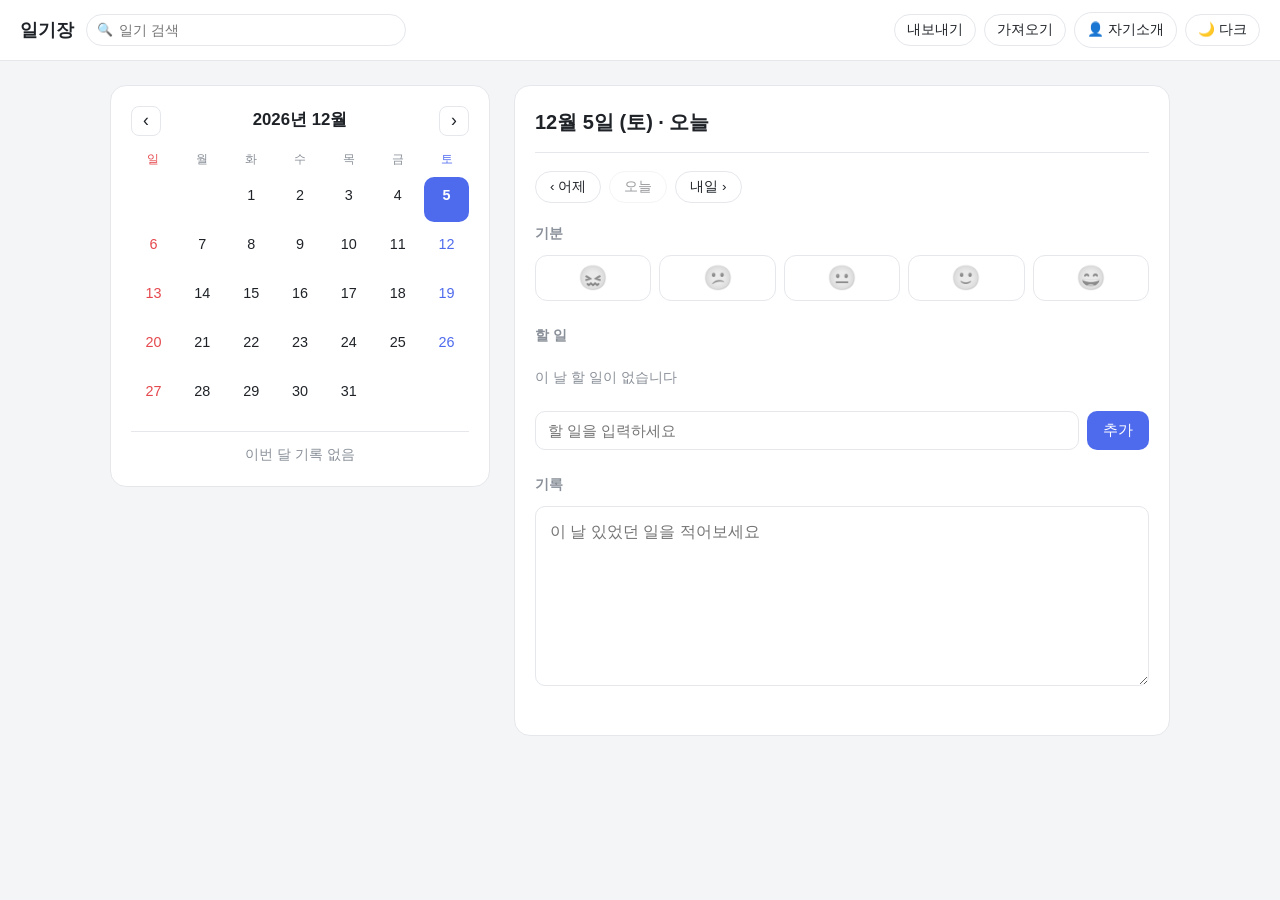
<file: todo/index.html>
<!DOCTYPE html>
<html lang="ko">
<head>
<meta charset="UTF-8">
<meta name="viewport" content="width=device-width, initial-scale=1.0">
<title>일기장</title>
<script>
  // 화면이 그려지기 전에 저장된 모드를 먼저 적용해서, 새로고침 때 밝은 화면이 번쩍이지 않게 함.
  // 외부 파일로 빼면 로드가 늦어 번쩍임이 되살아나므로 여기 인라인으로 둔다
  try {
    var saved = localStorage.getItem('theme');
    if (saved) document.documentElement.dataset.theme = saved;
  } catch (e) {}
</script>
<link rel="stylesheet" href="css/theme.css">
<link rel="stylesheet" href="css/app.css">
</head>
<body>
  <header class="topbar">
    <h1>일기장</h1>
    <div class="search-box">
      <input type="search" id="q" placeholder="일기 검색" autocomplete="off" aria-label="일기 검색">
      <button type="button" class="clear" id="qClear" aria-label="검색 지우기" hidden>×</button>
    </div>
    <div class="spacer"></div>
    <div class="actions">
      <button type="button" class="pill" id="exportBtn">내보내기</button>
      <button type="button" class="pill" id="importBtn">가져오기</button>
      <input type="file" id="importFile" accept="application/json,.json" hidden>
      <a class="pill" href="about.html">👤 자기소개</a>
      <button type="button" class="pill" id="themeToggle" aria-label="다크 모드 전환"></button>
    </div>
  </header>

  <p class="banner" id="banner" hidden></p>

  <main class="layout">
    <section class="pane">
      <div id="calendar"></div>
      <div id="searchResults" hidden></div>
    </section>
    <section class="pane" id="detail"></section>
  </main>

<!-- 평범한 script 태그를 쓴다. type="module"은 file://에서 CORS로 막혀
     파일을 더블클릭해 여는 방식이 깨지기 때문.
     순서가 곧 의존 방향이다 — 뒤가 앞을 쓴다. -->
<script src="js/theme.js"></script>
<script src="js/dates.js"></script>
<script src="js/mood.js"></script>
<script src="js/store.js"></script>
<script src="js/calendar.js"></script>
<script src="js/search.js"></script>
<script src="js/app.js"></script>
</body>
</html>
</file>
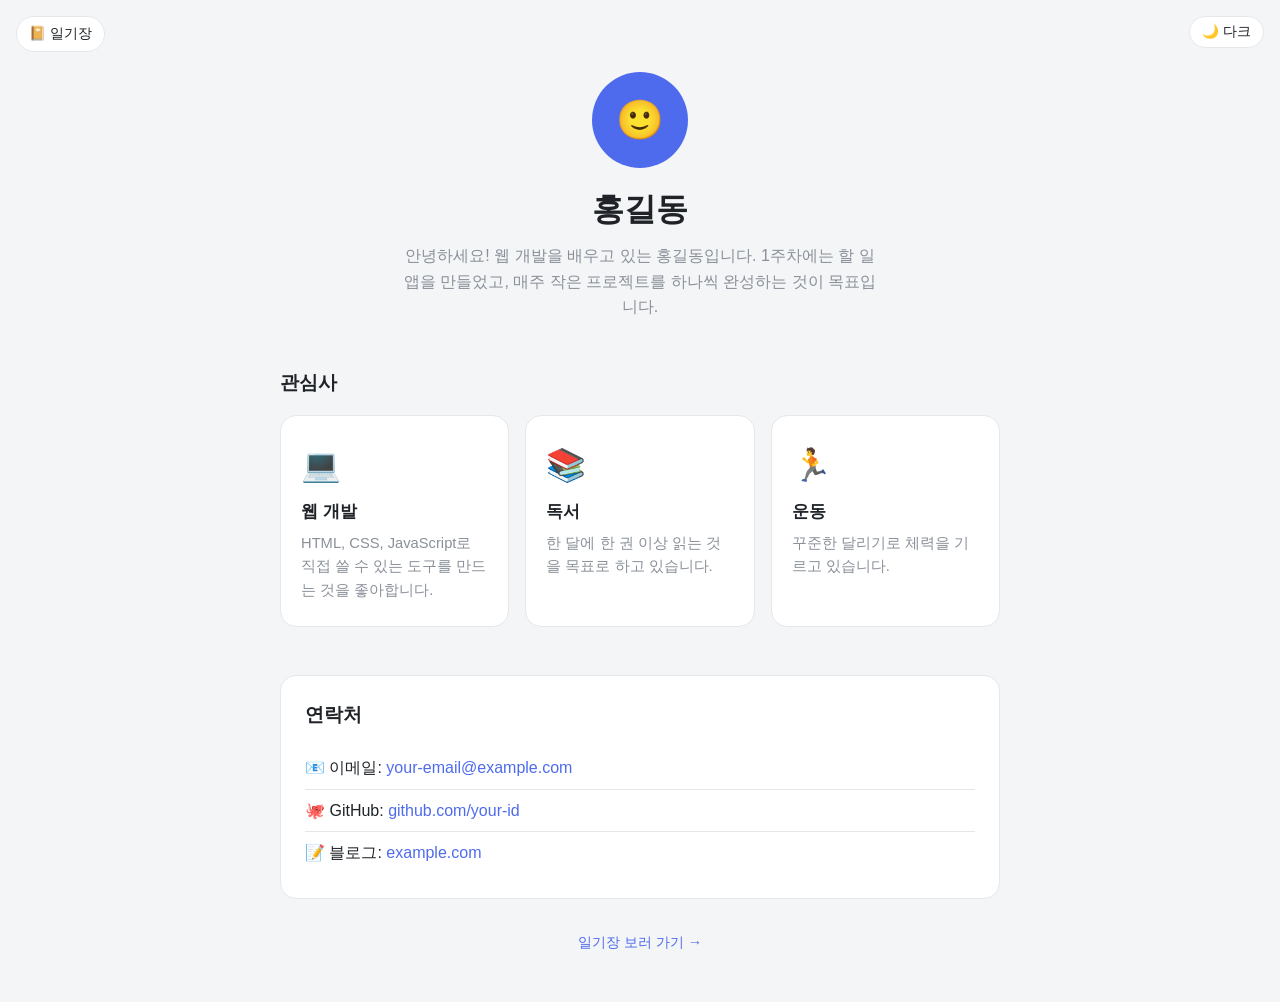
<file: todo/about.html>
<!DOCTYPE html>
<html lang="ko">
<head>
<meta charset="UTF-8">
<meta name="viewport" content="width=device-width, initial-scale=1.0">
<title>자기소개</title>
<script>
  // 일기장과 같은 'theme' 값을 써서, 한쪽에서 고른 모드가 여기서도 유지됨
  try {
    var saved = localStorage.getItem('theme');
    if (saved) document.documentElement.dataset.theme = saved;
  } catch (e) {}
</script>
<link rel="stylesheet" href="css/theme.css">
<style>
  /* 색은 theme.css의 변수만 쓴다. 이 파일에서 색을 새로 정의하지 않는다 */
  body { padding: 72px 16px 48px; }
  .container { max-width: 720px; margin: 0 auto; }

  /* 상단 고정 버튼 — 모양은 theme.css의 .pill이 맡고 위치만 여기서 정한다 */
  .nav-link, .theme-toggle { position: fixed; top: 16px; z-index: 10; }
  .nav-link { left: 16px; }
  .theme-toggle { right: 16px; }

  /* 상단: 이름과 소개 */
  .hero { text-align: center; margin-bottom: 48px; }
  .avatar {
    width: 96px;
    height: 96px;
    margin: 0 auto 16px;
    border-radius: 50%;
    background: var(--accent);
    color: #fff;
    display: flex;
    align-items: center;
    justify-content: center;
    font-size: 2.4rem;
  }
  .hero h1 { margin: 0 0 8px; font-size: 2rem; }
  .hero p { margin: 0 auto; max-width: 480px; color: var(--muted); }

  /* 중간: 관심사 카드 3개 */
  section h2 { font-size: 1.2rem; margin: 0 0 16px; }
  .cards {
    display: grid;
    grid-template-columns: repeat(3, 1fr);
    gap: 16px;
    margin-bottom: 48px;
  }
  .card {
    background: var(--card);
    border: 1px solid var(--line);
    border-radius: 16px;
    padding: 24px 20px;
    transition: transform 0.2s, border-color 0.2s;
  }
  .card:hover { transform: translateY(-4px); border-color: var(--accent); }
  .card .icon { font-size: 2rem; margin-bottom: 8px; }
  .card h3 { margin: 0 0 6px; font-size: 1.05rem; }
  .card p { margin: 0; color: var(--muted); font-size: 0.92rem; }

  /* 하단: 연락처 */
  .contact {
    background: var(--card);
    border: 1px solid var(--line);
    border-radius: 16px;
    padding: 24px;
  }
  .contact ul { list-style: none; margin: 0; padding: 0; }
  .contact li { padding: 8px 0; border-bottom: 1px solid var(--line); }
  .contact li:last-child { border-bottom: none; }
  .contact a { color: var(--accent); text-decoration: none; }
  .contact a:hover { text-decoration: underline; }

  footer { text-align: center; font-size: 0.9rem; margin-top: 32px; }
  footer a { color: var(--accent); text-decoration: none; }
  footer a:hover { text-decoration: underline; }

  /* 휴대폰처럼 좁은 화면에서는 카드를 한 줄에 하나씩 */
  @media (max-width: 600px) {
    .cards { grid-template-columns: 1fr; }
  }
</style>
</head>
<body>
  <a class="pill nav-link" href="index.html">📔 일기장</a>
  <button type="button" class="pill theme-toggle" id="themeToggle" aria-label="다크 모드 전환"></button>

  <main class="container">
    <!-- 상단: 이름과 소개 (내용을 본인 것으로 바꾸세요) -->
    <header class="hero">
      <div class="avatar">🙂</div>
      <h1>홍길동</h1>
      <p>안녕하세요! 웹 개발을 배우고 있는 홍길동입니다. 1주차에는 할 일 앱을 만들었고, 매주 작은 프로젝트를 하나씩 완성하는 것이 목표입니다.</p>
    </header>

    <!-- 중간: 관심사 카드 3개 -->
    <section>
      <h2>관심사</h2>
      <div class="cards">
        <div class="card">
          <div class="icon">💻</div>
          <h3>웹 개발</h3>
          <p>HTML, CSS, JavaScript로 직접 쓸 수 있는 도구를 만드는 것을 좋아합니다.</p>
        </div>
        <div class="card">
          <div class="icon">📚</div>
          <h3>독서</h3>
          <p>한 달에 한 권 이상 읽는 것을 목표로 하고 있습니다.</p>
        </div>
        <div class="card">
          <div class="icon">🏃</div>
          <h3>운동</h3>
          <p>꾸준한 달리기로 체력을 기르고 있습니다.</p>
        </div>
      </div>
    </section>

    <!-- 하단: 연락처 -->
    <section class="contact">
      <h2>연락처</h2>
      <ul>
        <li>📧 이메일: <a href="mailto:your-email@example.com">your-email@example.com</a></li>
        <li>🐙 GitHub: <a href="https://github.com/your-id" target="_blank" rel="noopener">github.com/your-id</a></li>
        <li>📝 블로그: <a href="https://example.com" target="_blank" rel="noopener">example.com</a></li>
      </ul>
    </section>

    <footer>
      <a href="index.html">일기장 보러 가기 →</a>
    </footer>
  </main>

<script src="js/theme.js"></script>
<script>
  Theme.init(document.getElementById('themeToggle'));
</script>
</body>
</html>
</file>
<file: todo/css/theme.css>
/* 두 페이지가 공유하는 색·기본 타이포.
   색은 반드시 아래 세 블록 모두에 선언한다:
   :root(라이트) / @media 안의 :root:not([data-theme="light"]) / :root[data-theme="dark"]
   가운데 블록의 :not()은 "직접 고른 라이트가 OS 다크보다 우선"을 만든다. */
:root {
  --bg: #f4f5f7;
  --card: #ffffff;
  --text: #1f2328;
  --muted: #8a9099;
  --line: #e5e7eb;
  --accent: #4f6bed;
  --danger: #e5484d;
  --mood-1: #e5484d;
  --mood-2: #e07b39;
  --mood-3: #8a9099;
  --mood-4: #4f9d69;
  --mood-5: #4f6bed;
  /* 달력 셀에 기분 색을 얼마나 옅게 깔지. 다크에서는 더 진해야 보인다 */
  --mood-fill: 20%;
}

/* 눈이 편하도록 완전한 검정/흰색 대신 부드러운 회색 톤 사용 */
@media (prefers-color-scheme: dark) {
  :root:not([data-theme="light"]) {
    color-scheme: dark; /* 체크박스·스크롤바 같은 기본 부품도 어둡게 */
    --bg: #1a1c20;
    --card: #23262b;
    --text: #d7dade;
    --muted: #868b93;
    --line: #33373d;
    --accent: #8a9cf0;
    --danger: #f07a7d;
    --mood-1: #f07a7d;
    --mood-2: #eb9a66;
    --mood-3: #868b93;
    --mood-4: #74b98c;
    --mood-5: #8a9cf0;
    --mood-fill: 30%;
  }
}

:root[data-theme="dark"] {
  color-scheme: dark;
  --bg: #1a1c20;
  --card: #23262b;
  --text: #d7dade;
  --muted: #868b93;
  --line: #33373d;
  --accent: #8a9cf0;
  --danger: #f07a7d;
  --mood-1: #f07a7d;
  --mood-2: #eb9a66;
  --mood-3: #868b93;
  --mood-4: #74b98c;
  --mood-5: #8a9cf0;
  --mood-fill: 30%;
}

* { box-sizing: border-box; }

body {
  margin: 0;
  min-height: 100vh;
  background: var(--bg);
  color: var(--text);
  font-family: -apple-system, BlinkMacSystemFont, "Segoe UI", "Malgun Gothic", "Apple SD Gothic Neo", sans-serif;
  line-height: 1.6;
  transition: background-color 0.25s, color 0.25s;
}

/* 위쪽 고정 알약 버튼 — 두 페이지가 같은 모양을 쓴다 */
.pill {
  border: 1px solid var(--line);
  background: var(--card);
  color: var(--text);
  border-radius: 999px;
  padding: 6px 12px;
  font-size: 0.85rem;
  font-family: inherit; /* 버튼은 기본값이 브라우저 폰트라 따로 맞춰줘야 함 */
  text-decoration: none;
  white-space: nowrap;
  cursor: pointer;
  transition: border-color 0.2s;
}
.pill:hover { border-color: var(--accent); }
</file>
<file: todo/css/app.css>
/* 다이어리 화면. 색은 theme.css의 변수만 쓴다 — 여기서 색을 새로 정의하지 않는다. */

.topbar {
  display: flex;
  align-items: center;
  gap: 12px;
  padding: 12px 20px;
  border-bottom: 1px solid var(--line);
  background: var(--card);
  position: sticky;
  top: 0;
  z-index: 10;
  flex-wrap: wrap;
}
.topbar h1 { margin: 0; font-size: 1.1rem; white-space: nowrap; }
.topbar .spacer { flex: 1; }
.topbar .actions { display: flex; gap: 8px; align-items: center; }

.search-box { position: relative; flex: 1; max-width: 320px; min-width: 160px; }
.search-box input {
  width: 100%;
  padding: 7px 30px 7px 32px;
  font-size: 0.9rem;
  font-family: inherit;
  border: 1px solid var(--line);
  border-radius: 999px;
  background: transparent;
  color: var(--text);
  outline: none;
}
.search-box input:focus { border-color: var(--accent); }
/* 브라우저가 type="search"에 붙여 주는 기본 지우기 버튼을 숨긴다.
   우리가 만든 버튼과 겹쳐 ×가 두 개로 보이기 때문 */
.search-box input::-webkit-search-cancel-button,
.search-box input::-webkit-search-decoration { -webkit-appearance: none; appearance: none; }
.search-box::before {
  content: '🔍';
  position: absolute;
  left: 11px;
  top: 50%;
  transform: translateY(-50%);
  font-size: 0.8rem;
  pointer-events: none;
}
.search-box .clear {
  position: absolute;
  right: 6px;
  top: 50%;
  transform: translateY(-50%);
  border: none;
  background: none;
  color: var(--muted);
  font-size: 1.1rem;
  cursor: pointer;
  line-height: 1;
  padding: 2px 6px;
}
.search-box .clear:hover { color: var(--danger); }

.banner {
  margin: 0;
  padding: 10px 20px;
  background: var(--danger);
  color: #fff;
  font-size: 0.9rem;
}
.banner.ok { background: var(--accent); }

/* 왼쪽 달력 + 오른쪽 상세. 좁아지면 위아래로 쌓는다 */
.layout {
  display: grid;
  grid-template-columns: minmax(320px, 380px) 1fr;
  gap: 24px;
  max-width: 1100px;
  margin: 0 auto;
  padding: 24px 20px 48px;
  align-items: start;
}
@media (max-width: 900px) {
  .layout { grid-template-columns: 1fr; }
}

.pane {
  background: var(--card);
  border: 1px solid var(--line);
  border-radius: 16px;
  padding: 20px;
}

/* ───────── 달력 ───────── */

.cal-head {
  display: flex;
  align-items: center;
  gap: 6px;
  margin-bottom: 14px;
}
.cal-title { margin: 0; font-size: 1.05rem; flex: 1; text-align: center; }
.cal-nav {
  border: 1px solid var(--line);
  background: transparent;
  color: var(--text);
  border-radius: 8px;
  width: 30px;
  height: 30px;
  font-size: 1.1rem;
  line-height: 1;
  cursor: pointer;
  flex-shrink: 0;
}
.cal-nav:hover { border-color: var(--accent); }

.cal-grid {
  display: grid;
  grid-template-columns: repeat(7, 1fr);
  gap: 4px;
}
.cal-dow {
  text-align: center;
  font-size: 0.75rem;
  color: var(--muted);
  padding-bottom: 4px;
}
.cal-dow.sun, .cal-cell.sun .cal-num { color: var(--danger); }
.cal-dow.sat, .cal-cell.sat .cal-num { color: var(--accent); }

.cal-cell {
  position: relative;
  aspect-ratio: 1;
  border: 1px solid transparent;
  border-radius: 10px;
  background: transparent;
  color: var(--text);
  font-family: inherit;
  cursor: pointer;
  display: flex;
  flex-direction: column;
  align-items: center;
  justify-content: center;
  gap: 3px;
  padding: 0;
  transition: background-color 0.15s, border-color 0.15s;
}
.cal-cell.empty { cursor: default; }
.cal-cell:not(.empty):hover { border-color: var(--accent); }
.cal-num { font-size: 0.9rem; line-height: 1; }

/* 기분이 있는 날만 색을 깐다. 글자가 묻히지 않게 아주 옅게 섞는다 */
.cal-cell.has-mood {
  background: color-mix(in srgb, var(--cell-mood) var(--mood-fill), transparent);
}
.cal-cell.today { border-color: var(--accent); border-width: 2px; font-weight: 700; }
/* 선택은 배경을 꽉 채워 '지금 보고 있는 날'을 분명히 한다. 기분 색보다 우선 */
.cal-cell.selected, .cal-cell.selected.has-mood {
  background: var(--accent);
}
.cal-cell.selected .cal-num { color: #fff; }

.cal-marks { display: flex; gap: 3px; height: 5px; align-items: center; }
.mark { width: 5px; height: 5px; border-radius: 50%; background: var(--muted); }
.mark.todo { background: var(--accent); }
.mark.todo.done { background: var(--muted); opacity: 0.5; }
.cal-cell.selected .mark { background: #fff; }

.cal-summary {
  margin: 14px 0 0;
  padding-top: 12px;
  border-top: 1px solid var(--line);
  font-size: 0.85rem;
  color: var(--muted);
  text-align: center;
}

/* ───────── 검색 결과 ───────── */

.search-count { margin: 0 0 12px; font-size: 0.85rem; color: var(--muted); }
.search-item {
  display: block;
  width: 100%;
  text-align: left;
  border: 1px solid var(--line);
  border-radius: 10px;
  background: transparent;
  color: var(--text);
  font-family: inherit;
  font-size: 0.9rem;
  padding: 10px 12px;
  margin-bottom: 8px;
  cursor: pointer;
}
.search-item:hover { border-color: var(--accent); }
.search-date { display: block; font-weight: 600; margin-bottom: 4px; font-size: 0.85rem; }
.search-hit {
  display: block;
  color: var(--muted);
  font-size: 0.85rem;
  overflow-wrap: anywhere;
}
.search-check { margin-right: 4px; }
.search-hit mark {
  background: color-mix(in srgb, var(--accent) 30%, transparent);
  color: var(--text);
  border-radius: 3px;
  padding: 0 1px;
}

/* ───────── 오른쪽 상세 ───────── */

.detail-head {
  display: flex;
  align-items: baseline;
  gap: 10px;
  margin-bottom: 18px;
  padding-bottom: 14px;
  border-bottom: 1px solid var(--line);
}
.detail-head h2 { margin: 0; font-size: 1.25rem; flex: 1; }
.streak { font-size: 0.85rem; color: var(--muted); white-space: nowrap; }

/* 어제 / 오늘 / 내일 */
.date-nav { display: flex; gap: 8px; margin-bottom: 20px; }
.date-nav .pill { padding: 6px 14px; }
.date-nav .pill:disabled { opacity: 0.45; cursor: default; }
.date-nav .pill:disabled:hover { border-color: var(--line); }

.block { margin-bottom: 24px; }
.block:last-child { margin-bottom: 0; }
.block h3 {
  margin: 0 0 10px;
  font-size: 0.85rem;
  color: var(--muted);
  font-weight: 600;
  display: flex;
  align-items: baseline;
  gap: 8px;
}
.block h3 .count { margin-left: auto; font-weight: 400; }

.mood-row { display: flex; gap: 8px; }
.mood-btn {
  flex: 1;
  border: 1px solid var(--line);
  background: transparent;
  border-radius: 12px;
  padding: 10px 0;
  cursor: pointer;
  font-family: inherit;
  transition: border-color 0.15s, background-color 0.15s;
}
.mood-face { font-size: 1.5rem; line-height: 1; filter: grayscale(1); opacity: 0.55; transition: filter 0.15s, opacity 0.15s; }
.mood-btn:hover .mood-face { opacity: 0.8; }
/* 고른 기분만 색이 돌아온다. 상태를 aria-pressed 하나로만 관리 */
.mood-btn[aria-pressed="true"] {
  border-color: var(--btn-mood);
  background: color-mix(in srgb, var(--btn-mood) 16%, transparent);
}
.mood-btn[aria-pressed="true"] .mood-face { filter: none; opacity: 1; }

.todo-list { list-style: none; margin: 0; padding: 0; }
.todo-list li {
  display: flex;
  align-items: center;
  gap: 10px;
  padding: 9px 2px;
  border-bottom: 1px solid var(--line);
}
.todo-list input[type="checkbox"] {
  width: 18px;
  height: 18px;
  accent-color: var(--accent);
  cursor: pointer;
  flex-shrink: 0;
}
.todo-list .text { flex: 1; cursor: pointer; overflow-wrap: anywhere; }
.todo-list li.done .text { text-decoration: line-through; color: var(--muted); }
.todo-list .del {
  border: none;
  background: none;
  color: var(--muted);
  font-size: 1.1rem;
  cursor: pointer;
  padding: 2px 6px;
  border-radius: 6px;
}
.todo-list .del:hover { color: var(--danger); }

.empty { color: var(--muted); font-size: 0.9rem; padding: 10px 0; margin: 0; }

.todo-form { display: flex; gap: 8px; margin-top: 12px; }
.todo-form input {
  flex: 1;
  min-width: 0;
  padding: 10px 12px;
  font-size: 0.95rem;
  font-family: inherit;
  border: 1px solid var(--line);
  border-radius: 10px;
  background: transparent;
  color: var(--text);
  outline: none;
}
.todo-form input:focus { border-color: var(--accent); }
.todo-form .add {
  padding: 0 16px;
  font-size: 0.95rem;
  font-family: inherit;
  border: none;
  border-radius: 10px;
  background: var(--accent);
  color: #fff;
  cursor: pointer;
}

.pull {
  margin-top: 10px;
  border: 1px dashed var(--line);
  background: transparent;
  color: var(--muted);
  border-radius: 10px;
  padding: 8px 12px;
  font-size: 0.85rem;
  font-family: inherit;
  cursor: pointer;
  width: 100%;
  text-align: left;
}
.pull:hover { border-color: var(--accent); color: var(--accent); }

.block textarea {
  width: 100%;
  min-height: 180px;
  resize: vertical;
  padding: 12px 14px;
  font-size: 1rem;
  font-family: inherit;
  line-height: 1.6;
  border: 1px solid var(--line);
  border-radius: 10px;
  background: transparent;
  color: var(--text);
  outline: none;
  transition: border-color 0.2s;
}
.block textarea:focus { border-color: var(--accent); }
.save-state {
  display: block;
  margin-top: 6px;
  font-size: 0.8rem;
  color: var(--muted);
  min-height: 1.2em;
}
</file>
